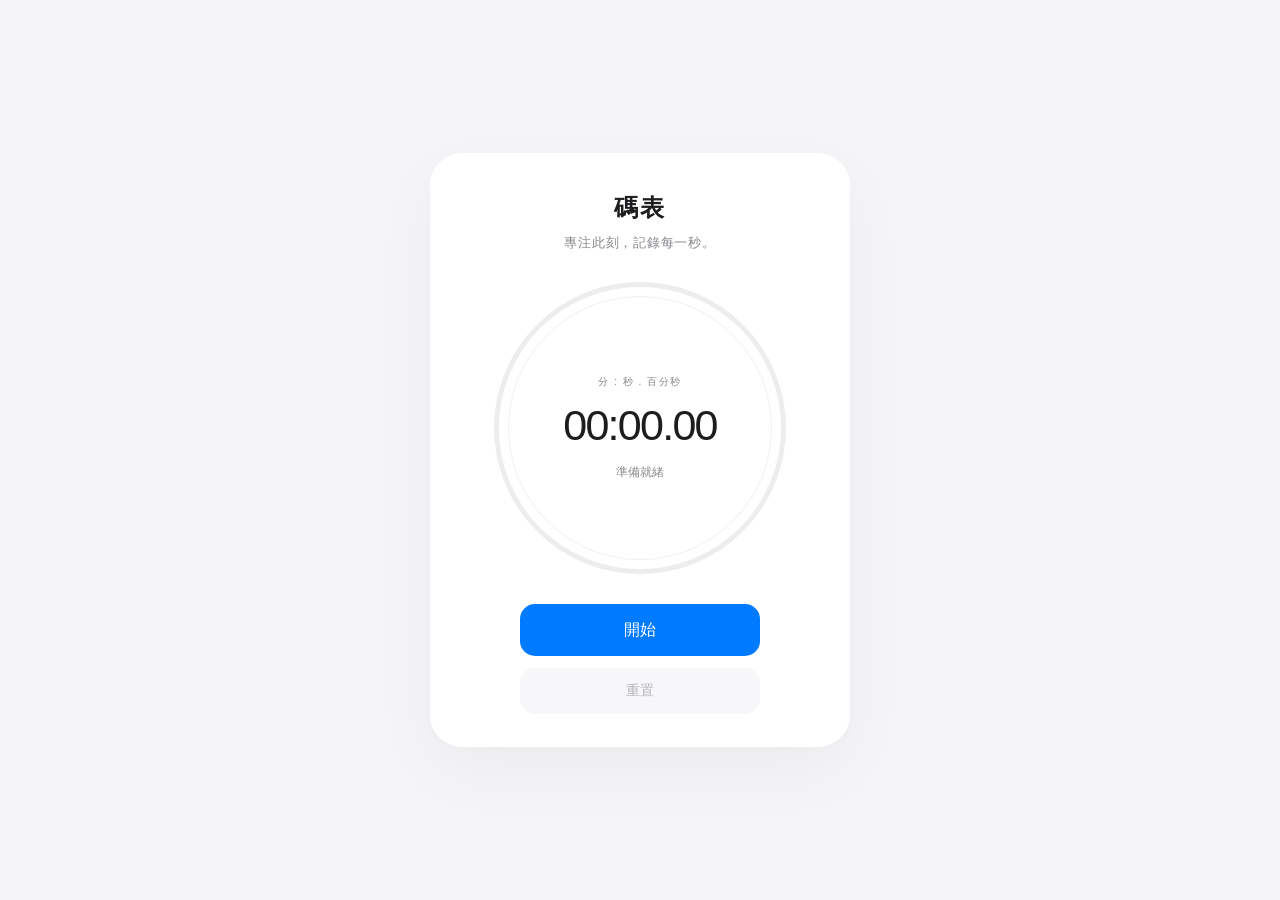
<file: index.html>
<!doctype html>
<html lang="zh-Hant">
<head>
  <meta charset="utf-8">
  <meta name="viewport" content="width=device-width, initial-scale=1">
  <meta name="theme-color" content="#f5f5f7">
  <title>碼表</title>
  <style>
    * { box-sizing: border-box; }
    :root { color-scheme: light; font-family: -apple-system, BlinkMacSystemFont, "Segoe UI", "Microsoft JhengHei", sans-serif; color: #1d1d1f; background: #f5f5f7; }
    body { margin: 0; min-height: 100vh; min-height: 100svh; display: grid; place-items: center; padding: 28px 18px; }
    main { width: 100%; max-width: 420px; padding: 38px 32px 32px; border: 1px solid #fff; border-radius: 32px; background: #fff; box-shadow: 0 24px 70px #1d1d1f0a, 0 3px 10px #1d1d1f03; text-align: center; }
    h1 { margin: 0; font-size: 24px; font-weight: 600; letter-spacing: .08em; }
    .subtitle { margin: 10px 0 30px; font-size: 13px; color: #86868b; letter-spacing: .06em; }
    .dial { --angle: 0deg; position: relative; width: min(100%, 292px); aspect-ratio: 1; margin: 0 auto 30px; display: grid; place-items: center; border-radius: 50%; background: conic-gradient(from 0deg, #007aff var(--angle), #ededf0 0); padding: 5px; }
    .face { width: 100%; height: 100%; border-radius: 50%; background: #fff; display: flex; flex-direction: column; align-items: center; justify-content: center; box-shadow: inset 0 0 0 9px #fff, inset 0 0 0 10px #f1f1f4; }
    .unit { margin-bottom: 12px; font-size: 10px; letter-spacing: .15em; color: #86868b; }
    #time { font-size: clamp(30px, 9vw, 43px); font-weight: 300; font-variant-numeric: tabular-nums; letter-spacing: -.04em; white-space: nowrap; }
    #status { margin-top: 14px; font-size: 12px; color: #86868b; }
    .controls { width: 100%; max-width: 240px; margin: auto; display: grid; gap: 12px; }
    button { min-height: 52px; border: 0; border-radius: 15px; font: inherit; font-size: 16px; font-weight: 500; cursor: pointer; transition: background .18s, transform .18s; touch-action: manipulation; }
    button:active:not(:disabled) { transform: scale(.98); }
    button:focus-visible { outline: 3px solid #007aff; outline-offset: 4px; }
    #toggle { background: #007aff; color: #fff; }
    #toggle:hover { background: #0068dc; }
    #toggle[data-running="true"] { background: #fff1df; color: #a85b00; }
    #reset { min-height: 46px; background: #f0f0f3; color: #515154; font-size: 14px; }
    #reset:hover:not(:disabled) { background: #e5e5ea; }
    #reset:disabled { color: #b5b5bc; background: #f7f7f9; cursor: default; }
    @media (max-width: 360px) { main { padding: 30px 20px 24px; } }
    @media (prefers-reduced-motion: reduce) { button { transition: none; } }
  </style>
</head>
<body>
  <main aria-labelledby="title">
    <h1 id="title">碼表</h1>
    <p class="subtitle">專注此刻，記錄每一秒。</p>
    <div class="dial" id="dial">
      <div class="face">
        <span class="unit">分 : 秒 . 百分秒</span>
        <output id="time" role="timer" aria-label="經過時間" aria-live="off">00:00.00</output>
        <span id="status" role="status">準備就緒</span>
      </div>
    </div>
    <div class="controls">
      <button id="toggle" type="button">開始</button>
      <button id="reset" type="button" disabled>重置</button>
    </div>
  </main>
  <script>
    const toggle = document.getElementById('toggle');
    const reset = document.getElementById('reset');
    const time = document.getElementById('time');
    const status = document.getElementById('status');
    const dial = document.getElementById('dial');
    let running = false;
    let elapsed = 0;
    let startedAt = 0;
    let frameId = null;

    function render(milliseconds) {
      const hundredths = Math.floor(milliseconds / 10);
      const minutes = Math.floor(hundredths / 6000);
      const seconds = Math.floor(hundredths / 100) % 60;
      time.textContent = `${String(minutes).padStart(2, '0')}:${String(seconds).padStart(2, '0')}.${String(hundredths % 100).padStart(2, '0')}`;
      dial.style.setProperty('--angle', `${(milliseconds % 60000) / 60000 * 360}deg`);
    }

    function tick() {
      if (!running) return;
      render(elapsed + performance.now() - startedAt);
      frameId = requestAnimationFrame(tick);
    }

    toggle.addEventListener('click', () => {
      if (running) {
        elapsed += performance.now() - startedAt;
        running = false;
        cancelAnimationFrame(frameId);
        render(elapsed);
        toggle.textContent = '開始';
        status.textContent = '已暫停';
      } else {
        startedAt = performance.now();
        running = true;
        toggle.textContent = '暫停';
        status.textContent = '計時中';
        reset.disabled = false;
        tick();
      }
      toggle.dataset.running = String(running);
    });

    reset.addEventListener('click', () => {
      running = false;
      cancelAnimationFrame(frameId);
      elapsed = 0;
      toggle.textContent = '開始';
      toggle.dataset.running = 'false';
      reset.disabled = true;
      status.textContent = '準備就緒';
      render(0);
    });
    render(0);
  </script>
</body>
</html>
</file>
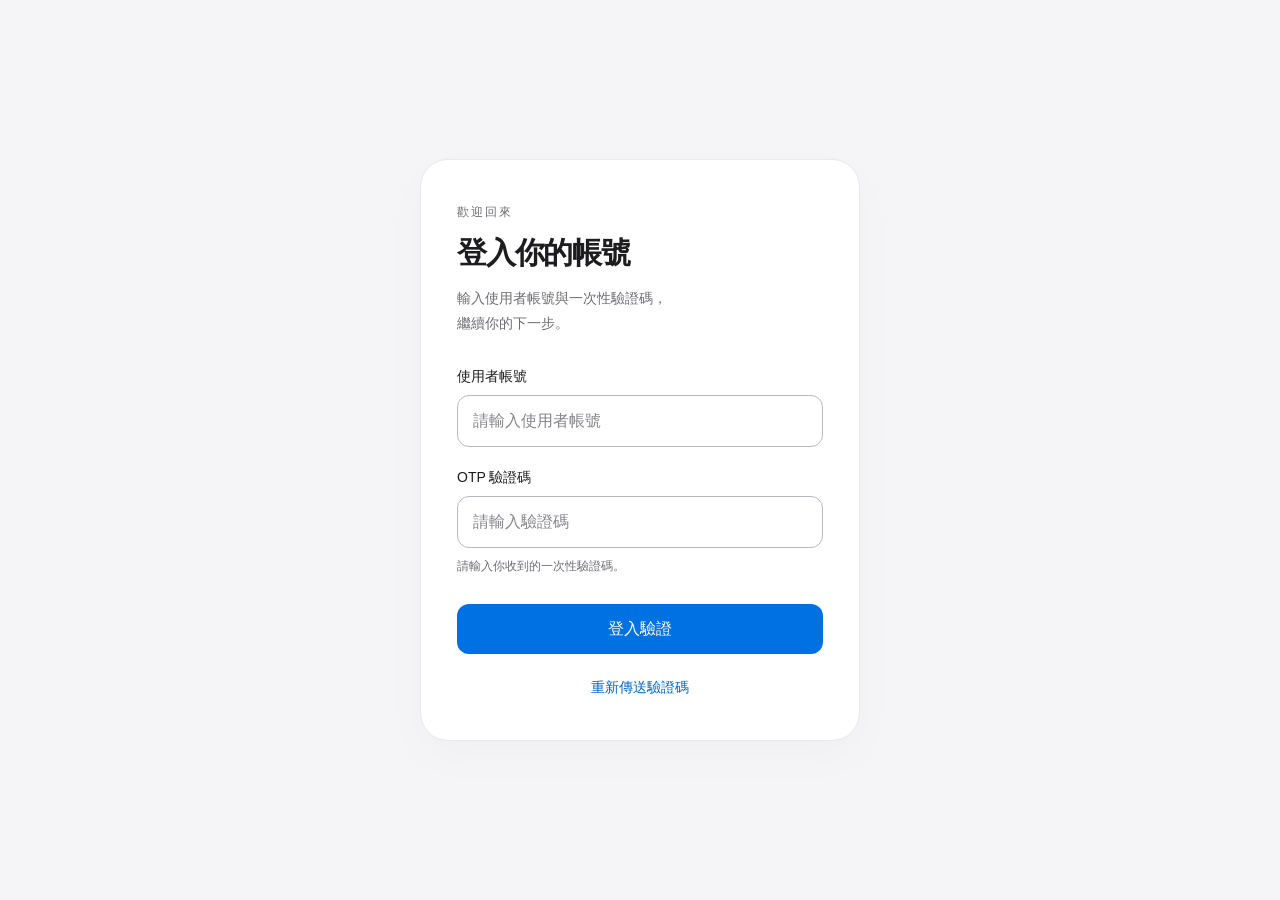
<file: login.html>
<!doctype html>
<html lang="zh-Hant">
<head>
  <meta charset="utf-8">
  <meta name="viewport" content="width=device-width, initial-scale=1">
  <meta name="color-scheme" content="light">
  <title>登入</title>
  <style>
    * { box-sizing: border-box; }
    body { margin: 0; min-height: 100vh; min-height: 100svh; display: grid; place-items: center; padding: 32px 20px; background: #f5f5f7; color: #1d1d1f; font-family: -apple-system, BlinkMacSystemFont, "Segoe UI", "Microsoft JhengHei", sans-serif; }
    main { width: 100%; max-width: 440px; }
    .card { padding: 44px 36px 30px; border: 1px solid #e8e8ed; border-radius: 28px; background: white; box-shadow: 0 16px 48px #1d1d1f06; }
    .eyebrow { margin: 0 0 12px; color: #6e6e73; font-size: 12px; letter-spacing: .16em; }
    h1 { margin: 0; font-size: 30px; font-weight: 600; letter-spacing: -.04em; }
    .intro { margin: 12px 0 32px; color: #6e6e73; font-size: 14px; line-height: 1.8; }
    .field { margin-bottom: 22px; }
    label { display: block; margin-bottom: 9px; font-size: 14px; font-weight: 500; }
    input { width: 100%; min-width: 0; height: 52px; padding: 0 15px; border: 1px solid #b9b9c1; border-radius: 12px; background: white; color: #1d1d1f; font: inherit; font-size: 16px; }
    input::placeholder { color: #86868b; }
    input:focus-visible, button:focus-visible { outline: 3px solid #0071e3; outline-offset: 3px; }
    .hint { margin: 9px 0 0; color: #6e6e73; font-size: 12px; line-height: 1.6; }
    button { font: inherit; cursor: pointer; touch-action: manipulation; }
    .primary { width: 100%; min-height: 50px; margin-top: 6px; padding: 12px 18px; border: 0; border-radius: 12px; background: #0071e3; color: white; font-weight: 500; }
    .primary:hover { background: #0062c4; }
    .secondary { display: block; min-height: 44px; margin: 12px auto 0; padding: 10px 14px; border: 0; border-radius: 8px; background: transparent; color: #0066cc; font-size: 14px; }
    .secondary:hover { background: #f5f8fc; }
    .status { margin: 16px 0 0; padding: 12px; border-radius: 10px; background: #f5f5f7; font-size: 13px; line-height: 1.7; overflow-wrap: anywhere; }
    .status:empty { display: none; }
    @media (max-width: 480px) { body { padding: 24px 16px; } .card { padding: 34px 24px 26px; border-radius: 22px; } h1 { font-size: 27px; } }
  </style>
</head>
<body>
  <main>
    <section class="card" aria-labelledby="title">
      <p class="eyebrow">歡迎回來</p>
      <h1 id="title">登入你的帳號</h1>
      <p class="intro">輸入使用者帳號與一次性驗證碼，<br>繼續你的下一步。</p>
      <form id="login-form">
        <div class="field">
          <label for="account">使用者帳號</label>
          <input id="account" name="account" type="text" autocomplete="username" placeholder="請輸入使用者帳號" required>
        </div>
        <div class="field">
          <label for="otp">OTP 驗證碼</label>
          <input id="otp" name="otp" type="text" autocomplete="one-time-code" placeholder="請輸入驗證碼" aria-describedby="otp-hint" required>
          <p class="hint" id="otp-hint">請輸入你收到的一次性驗證碼。</p>
        </div>
        <button class="primary" type="submit">登入驗證</button>
        <button class="secondary" id="resend" type="button">重新傳送驗證碼</button>
        <p class="status" id="status" role="status" aria-live="polite" aria-atomic="true"></p>
      </form>
    </section>
  </main>
  <script>
    const form = document.getElementById('login-form');
    const account = document.getElementById('account');
    const otp = document.getElementById('otp');
    const status = document.getElementById('status');
    function checkFilled(input) {
      input.setCustomValidity(input.value.trim() ? '' : '請填寫此欄位。');
      return input.reportValidity();
    }
    [account, otp].forEach(input => {
      input.addEventListener('input', () => {
        input.setCustomValidity('');
        status.textContent = '';
      });
    });
    form.addEventListener('submit', event => {
      event.preventDefault();
      if (!checkFilled(account) || !checkFilled(otp)) return;
      status.textContent = '已完成雛型表單操作。此頁未連接登入服務，尚未進行身分驗證。';
    });
    document.getElementById('resend').addEventListener('click', () => {
      if (!checkFilled(account)) return;
      status.textContent = '這是重新傳送驗證碼的操作示範，未實際寄送任何驗證碼。';
    });
  </script>
</body>
</html>
</file>
